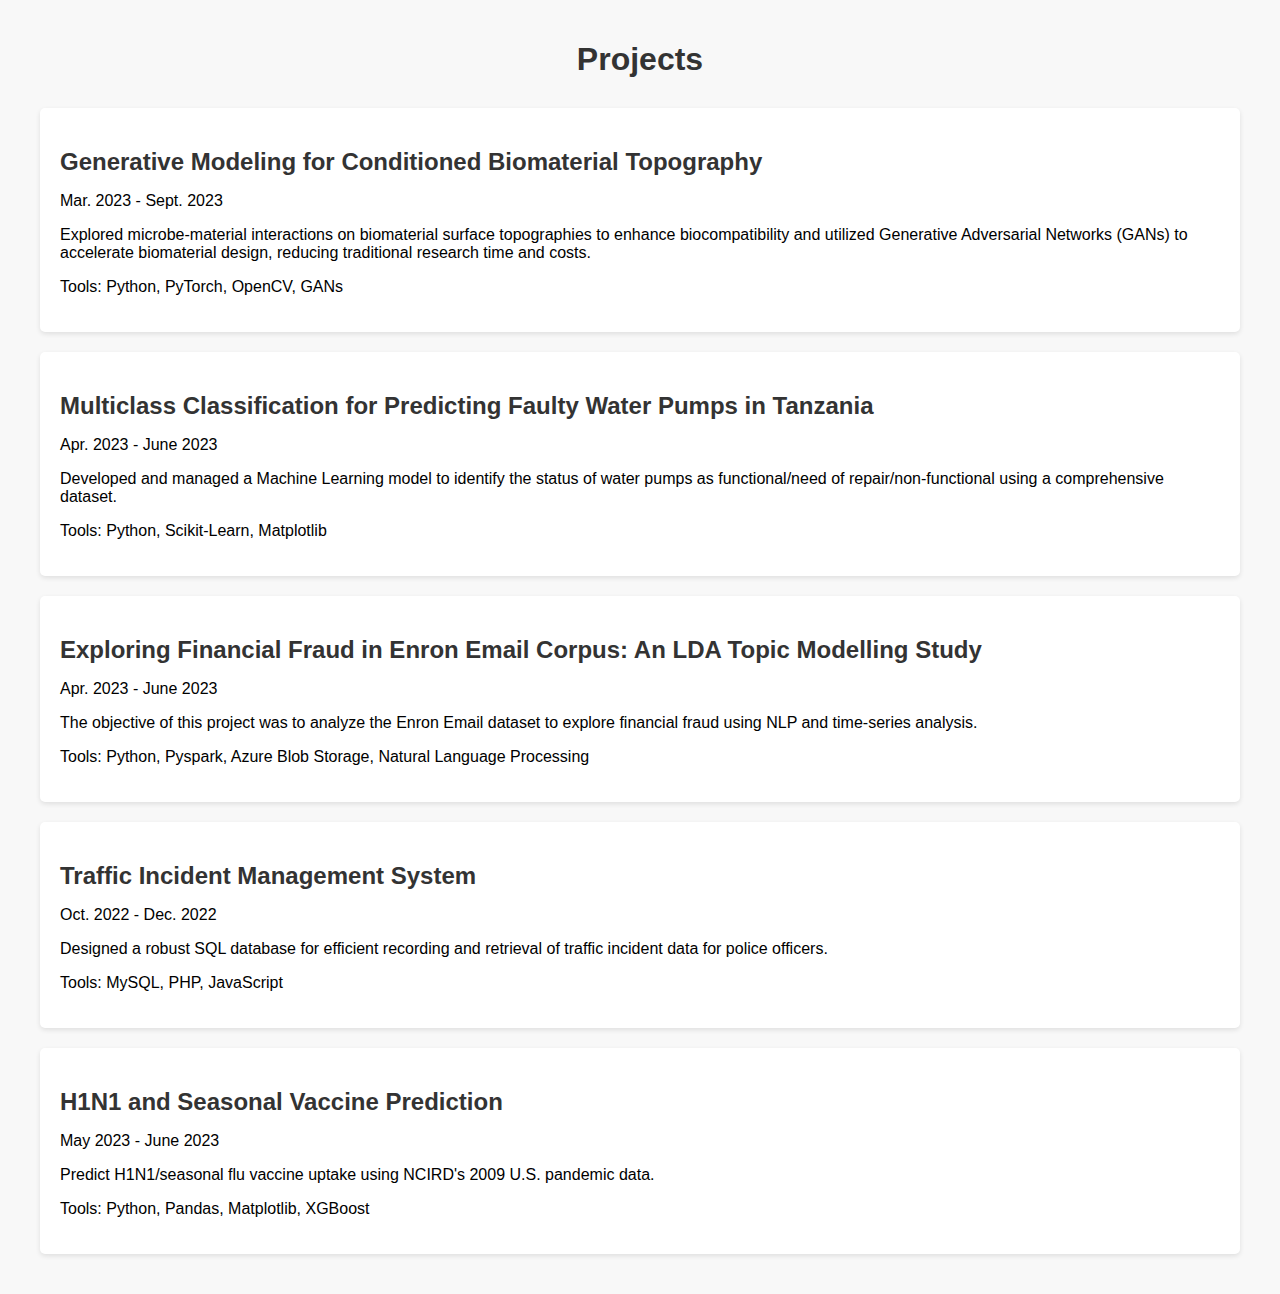
<file: projects.html>
<!DOCTYPE html>
<html lang="en">

<head>
    <meta charset="UTF-8">
    <meta name="viewport" content="width=device-width, initial-scale=1.0">
    <title>Projects</title>
    <style>
        body {
            font-family: Arial, sans-serif;
            background-color: #f8f8f8;
            margin: 0;
            padding: 0;
        }

        .container {
            max-width: 1200px;
            margin: auto;
            padding: 20px;
        }

        .heading {
            text-align: center;
            margin-bottom: 30px;
        }

        .heading h1 {
            color: #333;
        }

        .project {
            background-color: #fff;
            padding: 20px;
            margin-bottom: 20px;
            border-radius: 5px;
            box-shadow: 0 2px 5px rgba(0, 0, 0, 0.1);
        }

        .project h2 {
            color: #333;
            margin-bottom: 10px;
        }

        .project-details {
            margin-bottom: 10px;
        }
    </style>
</head>

<body>
    <div class="container">
        <div class="heading">
            <h1>Projects</h1>
        </div>
        <div class="project">
            <h2>Generative Modeling for Conditioned Biomaterial Topography</h2>
            <div class="project-details">
                <p>Mar. 2023 - Sept. 2023</p>
                <p>Explored microbe-material interactions on biomaterial surface topographies to enhance
                    biocompatibility and utilized Generative Adversarial Networks (GANs) to accelerate biomaterial
                    design, reducing traditional research time and costs.</p>
                <p>Tools: Python, PyTorch, OpenCV, GANs</p>
            </div>
        </div>
        <div class="project">
            <h2>Multiclass Classification for Predicting Faulty Water Pumps in Tanzania</h2>
            <div class="project-details">
                <p>Apr. 2023 - June 2023</p>
                <p>Developed and managed a Machine Learning model to identify the status of water pumps as
                    functional/need of repair/non-functional using a comprehensive dataset.</p>
                <p>Tools: Python, Scikit-Learn, Matplotlib</p>
            </div>
        </div>
        <div class="project">
            <h2>Exploring Financial Fraud in Enron Email Corpus: An LDA Topic Modelling Study</h2>
            <div class="project-details">
                <p>Apr. 2023 - June 2023</p>
                <p>The objective of this project was to analyze the Enron Email dataset to explore financial fraud using
                    NLP and time-series analysis.</p>
                <p>Tools: Python, Pyspark, Azure Blob Storage, Natural Language Processing</p>
            </div>
        </div>
        <div class="project">
            <h2>Traffic Incident Management System</h2>
            <div class="project-details">
                <p>Oct. 2022 - Dec. 2022</p>
                <p>Designed a robust SQL database for efficient recording and retrieval of traffic incident data for
                    police officers.</p>
                <p>Tools: MySQL, PHP, JavaScript</p>
            </div>
        </div>
        <div class="project">
            <h2>H1N1 and Seasonal Vaccine Prediction</h2>
            <div class="project-details">
                <p>May 2023 - June 2023</p>
                <p>Predict H1N1/seasonal flu vaccine uptake using NCIRD's 2009 U.S. pandemic data.</p>
                <p>Tools: Python, Pandas, Matplotlib, XGBoost</p>
            </div>
        </div>
    </div>
</body>

</html>
</file>
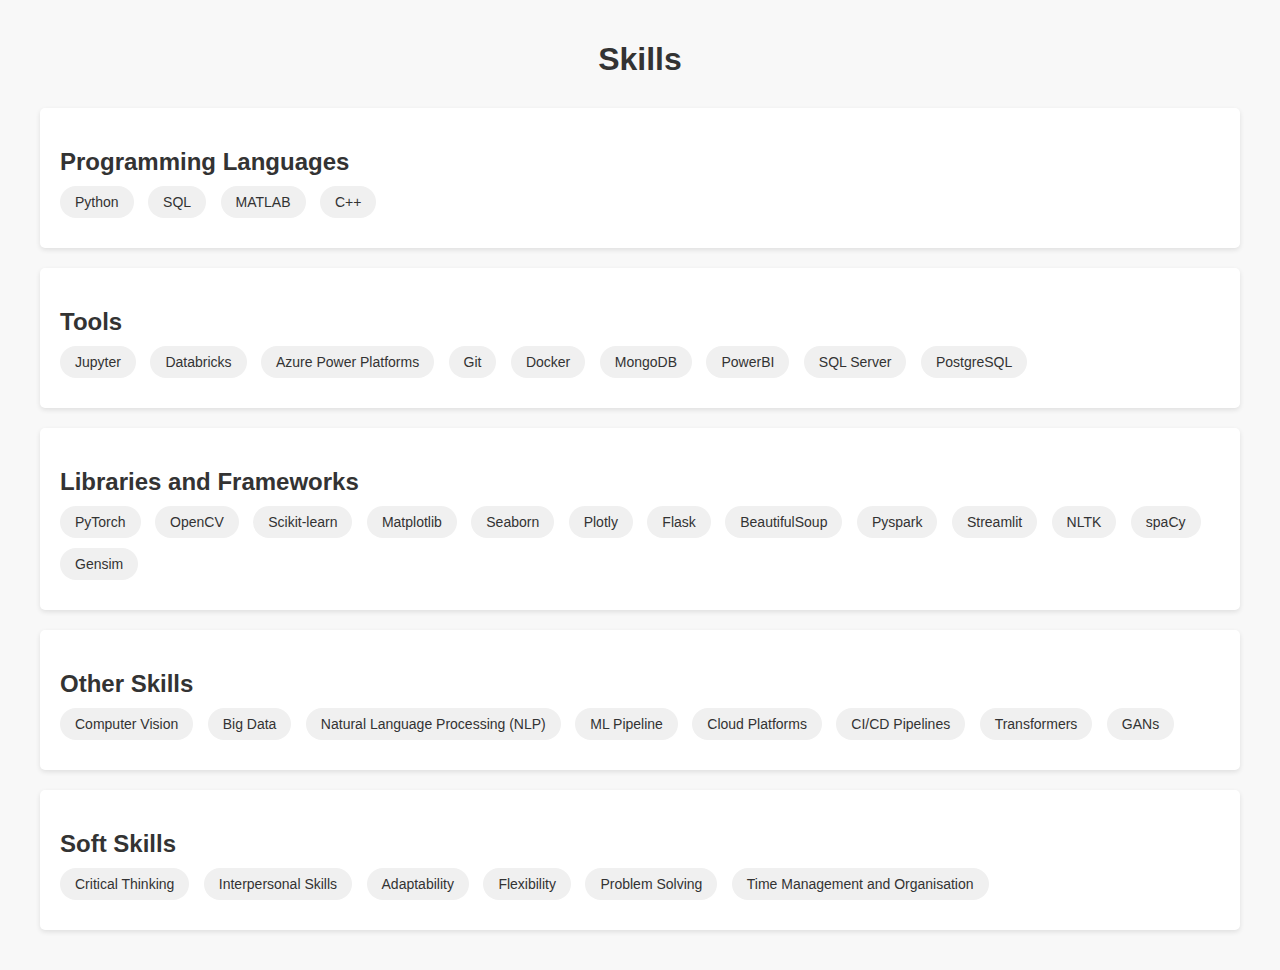
<file: softskils.html>
<!DOCTYPE html>
<html lang=" en">

<head>
    <meta charset="UTF-8">
    <meta name="viewport" content="width=device-width, initial-scale=1.0">
    <title>Skills</title>
    <style>
        body {
            font-family: Arial, sans-serif;
            background-color: #f8f8f8;
            margin: 0;
            padding: 0;
        }

        .container {
            max-width: 1200px;
            margin: auto;
            padding: 20px;
        }

        .heading {
            text-align: center;
            margin-bottom: 30px;
        }

        .heading h1 {
            color: #333;
        }

        .section {
            background-color: #fff;
            padding: 20px;
            margin-bottom: 20px;
            border-radius: 5px;
            box-shadow: 0 2px 5px rgba(0, 0, 0, 0.1);
        }

        .section h2 {
            color: #333;
            margin-bottom: 10px;
        }

        .skills-list {
            list-style-type: none;
            margin: 0;
            padding: 0;
        }

        .skills-list li {
            display: inline-block;
            margin-right: 10px;
            margin-bottom: 10px;
            background-color: #f0f0f0;
            padding: 8px 15px;
            border-radius: 20px;
            color: #333;
            font-size: 14px;
        }

        .soft-skills-img {
            width: 100%;
            max-width: 400px;
            height: auto;
            display: block;
            margin: auto;
            margin-top: 20px;
            border-radius: 5px;
            box-shadow: 0 2px 5px rgba(0, 0, 0, 0.1);
        }
    </style>
</head>

<body>
    <div class="container">
        <div class="heading">
            <h1>Skills</h1>
        </div>
        <div class="section">
            <h2>Programming Languages</h2>
            <ul class="skills-list">
                <li>Python</li>
                <li>SQL</li>
                <li>MATLAB</li>
                <li>C++</li>
            </ul>
        </div>
        <div class="section">
            <h2>Tools</h2>
            <ul class="skills-list">
                <li>Jupyter</li>
                <li>Databricks</li>
                <li>Azure Power Platforms</li>
                <li>Git</li>
                <li>Docker</li>
                <li>MongoDB</li>
                <li>PowerBI</li>
                <li>SQL Server</li>
                <li>PostgreSQL</li>
            </ul>
        </div>
        <div class="section">
            <h2>Libraries and Frameworks</h2>
            <ul class="skills-list">
                <li>PyTorch</li>
                <li>OpenCV</li>
                <li>Scikit-learn</li>
                <li>Matplotlib</li>
                <li>Seaborn</li>
                <li>Plotly</li>
                <li>Flask</li>
                <li>BeautifulSoup</li>
                <li>Pyspark</li>
                <li>Streamlit</li>
                <li>NLTK</li>
                <li>spaCy</li>
                <li>Gensim</li>
            </ul>
        </div>
        <div class="section">
            <h2>Other Skills</h2>
            <ul class="skills-list">
                <li>Computer Vision</li>
                <li>Big Data</li>
                <li>Natural Language Processing (NLP)</li>
                <li>ML Pipeline</li>
                <li>Cloud Platforms</li>
                <li>CI/CD Pipelines</li>
                <li>Transformers</li>
                <li>GANs</li>
            </ul>
        </div>
        <div class="section">
            <h2>Soft Skills</h2>
            <ul class="skills-list">
                <li>Critical Thinking</li>
                <li>Interpersonal Skills</li>
                <li>Adaptability</li>
                <li>Flexibility</li>
                <li>Problem Solving</li>
                <li>Time Management and Organisation</li>
            </ul>
            <!-- <img class="soft-skills-img" src="https://via.placeholder.com/400" alt="Soft Skills Image"> -->
        </div>
    </div>
</body>

</html>
</file>
